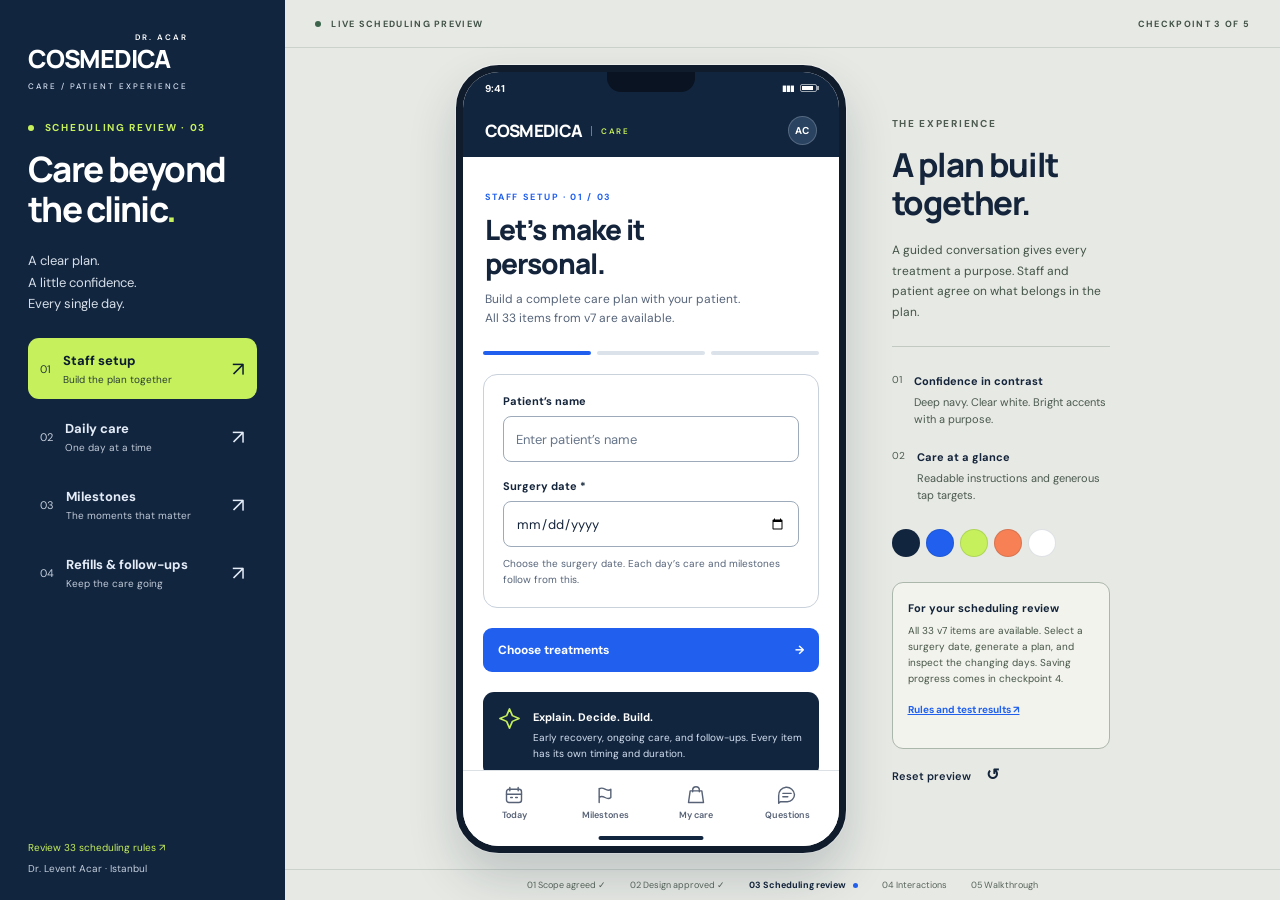
<file: index.html>
<!doctype html>
<html lang="en">
<head>
  <meta charset="UTF-8">
  <meta name="viewport" content="width=device-width, initial-scale=1">
  <meta name="theme-color" content="#12253e">
  <meta name="description" content="A visual prototype of guided aftercare for Cosmedica patients.">
  <title>Cosmedica Care — Scheduling Review</title>
  <link rel="icon" href="data:image/svg+xml,%3Csvg xmlns='http://www.w3.org/2000/svg' viewBox='0 0 40 40'%3E%3Crect width='40' height='40' rx='10' fill='%2312253e'/%3E%3Ctext x='8' y='29' font-size='28' font-family='Arial' font-weight='bold' fill='%23c7f15c'%3EC%3C/text%3E%3C/svg%3E">
  <link rel="stylesheet" href="styles.css">
  <script src="app.js" type="module"></script>
</head>
<body>
  <div class="studio">
    <aside class="presentation-rail">
      <a class="wordmark" href="#daily" aria-label="Cosmedica Care home"><span>DR. ACAR</span>COSMEDICA<span class="wordmark-care">CARE / PATIENT EXPERIENCE</span></a>
      <div class="rail-intro"><p class="eyebrow lime"><span class="live-dot"></span> SCHEDULING REVIEW · 03</p><h1>Care beyond<br>the clinic<span class="lime">.</span></h1><p>A clear plan.<br>A little confidence.<br>Every single day.</p></div>
      <nav class="scene-nav" aria-label="Preview screens">
        <button data-scene="setup"><span class="scene-number">01</span><span>Staff setup<small>Build the plan together</small></span><span class="nav-arrow">↗</span></button>
        <button data-scene="daily" class="active"><span class="scene-number">02</span><span>Daily care<small>One day at a time</small></span><span class="nav-arrow">↗</span></button>
        <button data-scene="milestones"><span class="scene-number">03</span><span>Milestones<small>The moments that matter</small></span><span class="nav-arrow">↗</span></button>
        <button data-scene="products"><span class="scene-number">04</span><span>Refills & follow-ups<small>Keep the care going</small></span><span class="nav-arrow">↗</span></button>
      </nav>
      <div class="rail-footer"><a href="review.html" target="_blank" rel="noopener">Review 33 scheduling rules ↗</a><span>Dr. Levent Acar · Istanbul</span></div>
    </aside>
    <main class="preview-stage">
      <div class="stage-top"><span><span class="small-dot"></span> LIVE SCHEDULING PREVIEW</span><span>CHECKPOINT 3 OF 5</span></div>
      <div class="stage-body">
        <section class="device" aria-label="Phone app preview">
          <div class="device-status"><span>9:41</span><div class="camera"></div><span class="status-icons" aria-label="Full signal and battery">▮▮▮ <span class="battery"></span></span></div>
          <div class="phone-header"><button class="phone-brand" data-go="daily" aria-label="Go to daily care">COSMEDICA<span>CARE</span></button><button class="avatar" data-go="setup" aria-label="Open patient setup">AC</button></div>
          <div id="phone-content" class="phone-content" tabindex="-1"></div>
          <nav class="bottom-nav" aria-label="Patient navigation"></nav>
          <div class="home-indicator"></div>
          <div id="dialog-root"></div>
        </section>
        <aside class="review-panel">
          <p class="eyebrow">THE EXPERIENCE</p><h2 id="review-title">Your day.<br>Made clear.</h2><p id="review-description">The next step is always obvious. Care tasks, progress, and milestones each have their own place.</p>
          <div class="review-divider"></div>
          <div class="design-note"><span class="note-index">01</span><div><strong>Confidence in contrast</strong><p>Deep navy. Clear white. Bright accents with a purpose.</p></div></div>
          <div class="design-note"><span class="note-index">02</span><div><strong>Care at a glance</strong><p>Readable instructions and generous tap targets.</p></div></div>
          <div class="palette" aria-label="Design palette"><span style="background:#12253e" title="Navy"></span><span style="background:#2160ee" title="Blue"></span><span style="background:#c7f15c" title="Lime"></span><span style="background:#f78054" title="Coral"></span><span style="background:#ffffff" title="White"></span></div>
          <div class="checkpoint-note"><strong>For your scheduling review</strong><p>All 33 v7 items are available. Select a surgery date, generate a plan, and inspect the changing days. Saving progress comes in checkpoint 4.</p><a class="review-link" href="review.html" target="_blank" rel="noopener">Rules and test results ↗</a></div>
          <button class="text-button" id="reset-preview">Reset preview <span>↺</span></button>
        </aside>
      </div>
      <footer class="stage-footer"><span>01 Scope agreed ✓</span><span>02 Design approved ✓</span><span class="current">03 Scheduling review <span class="small-dot"></span></span><span>04 Interactions</span><span>05 Walkthrough</span></footer>
    </main>
  </div>
  <div id="toast" role="status" aria-live="polite"></div>
</body>
</html>
</file>
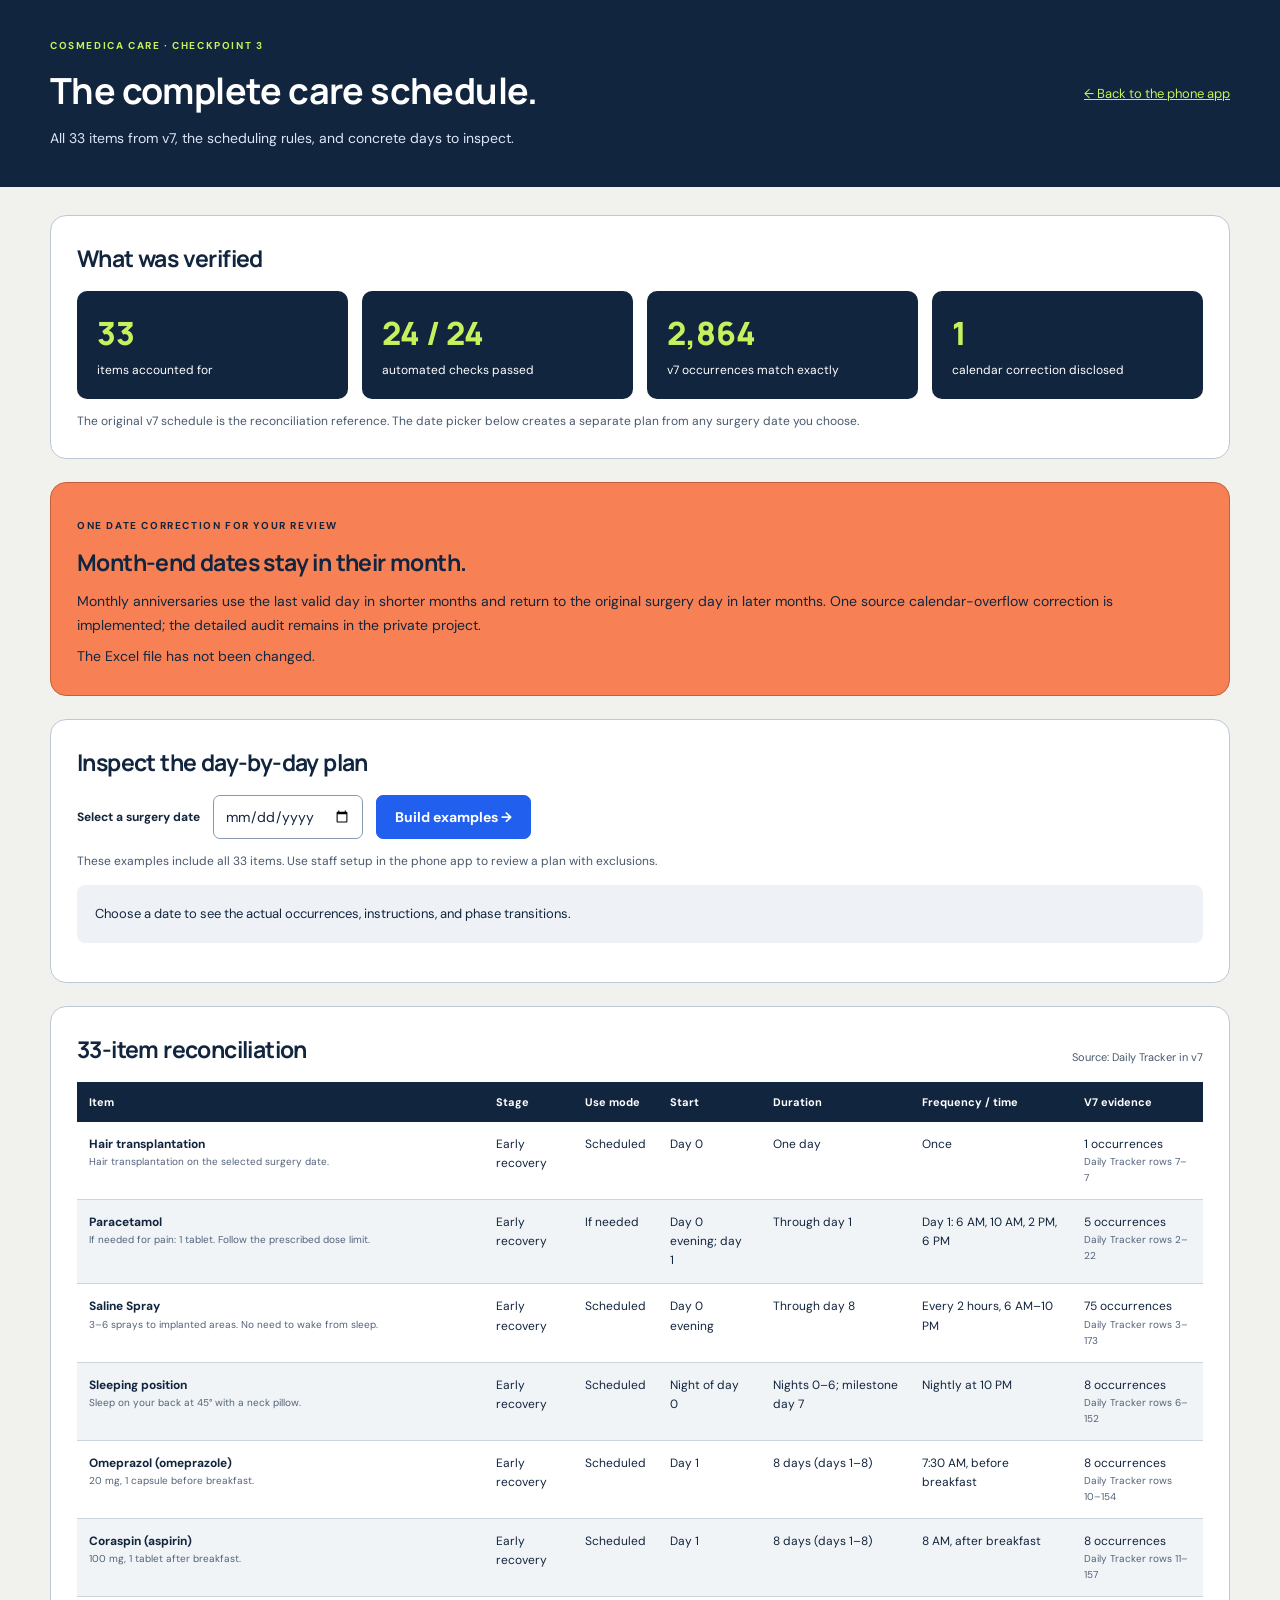
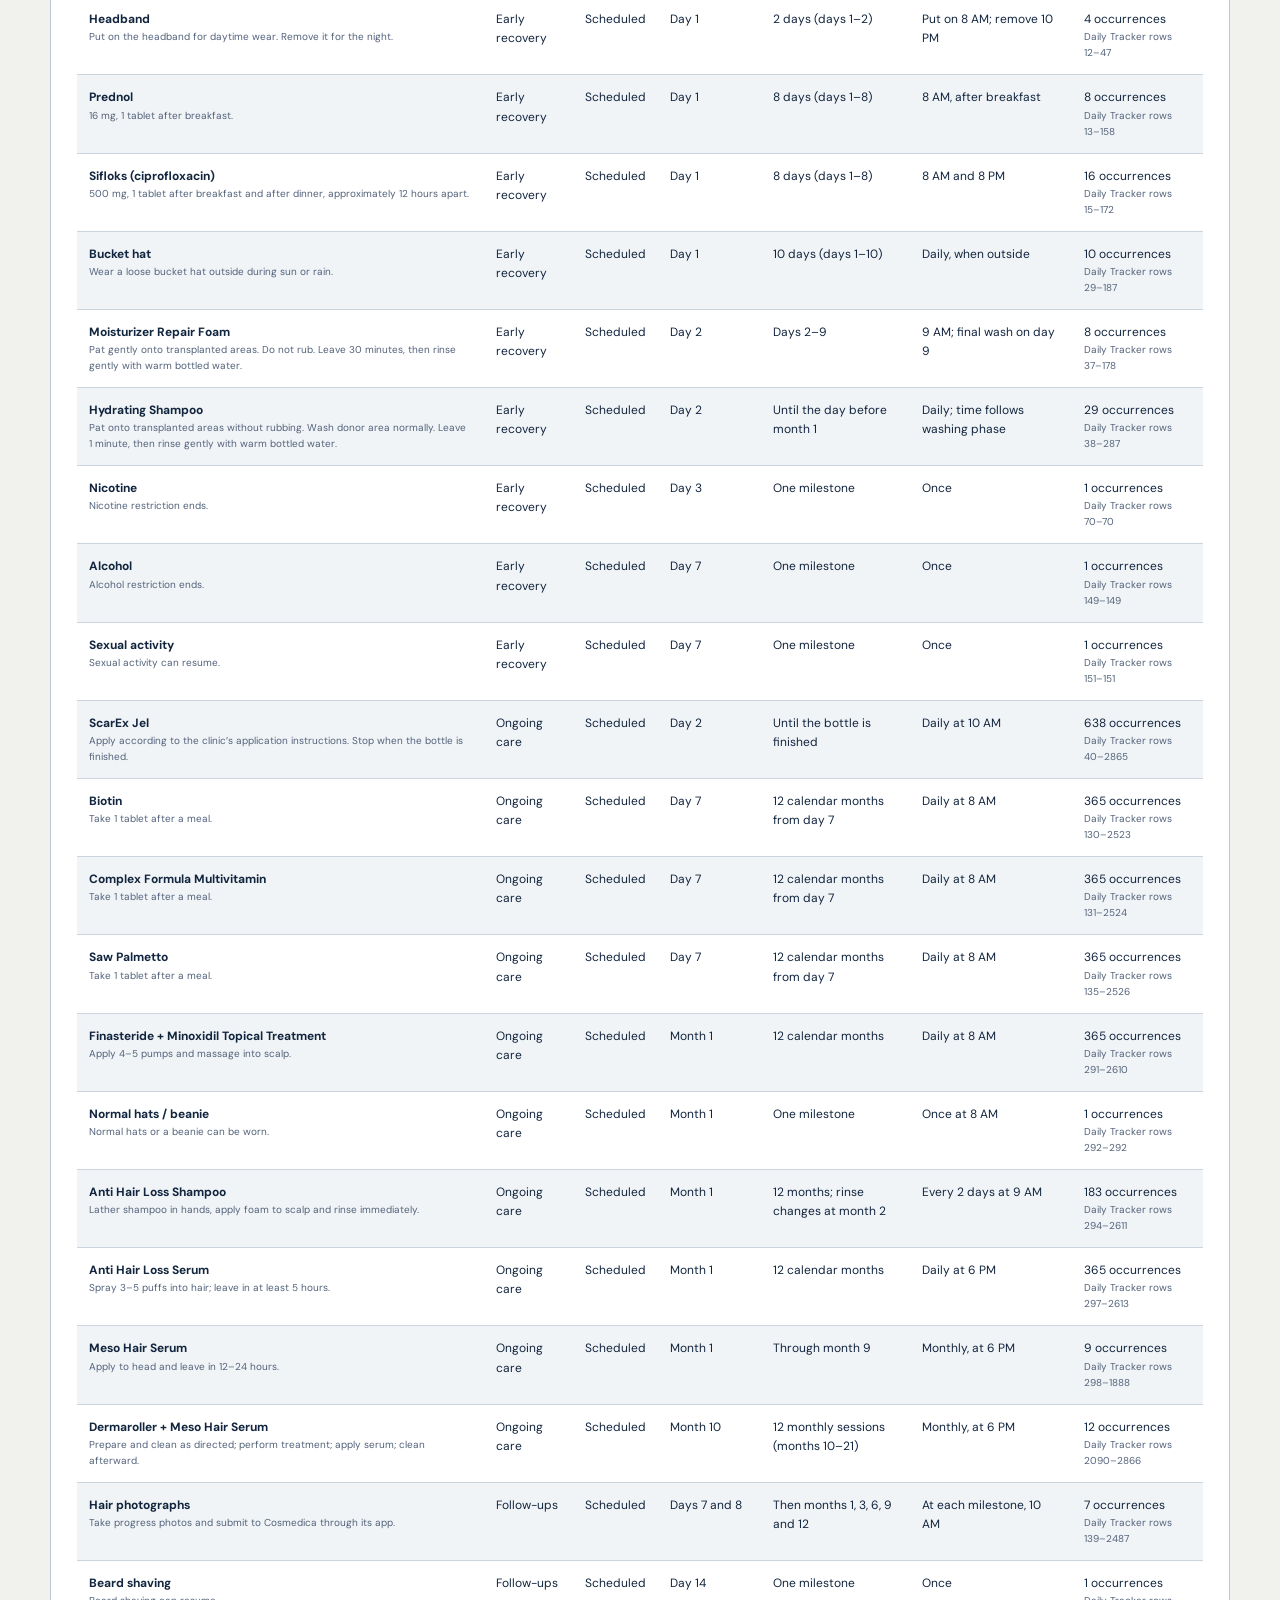
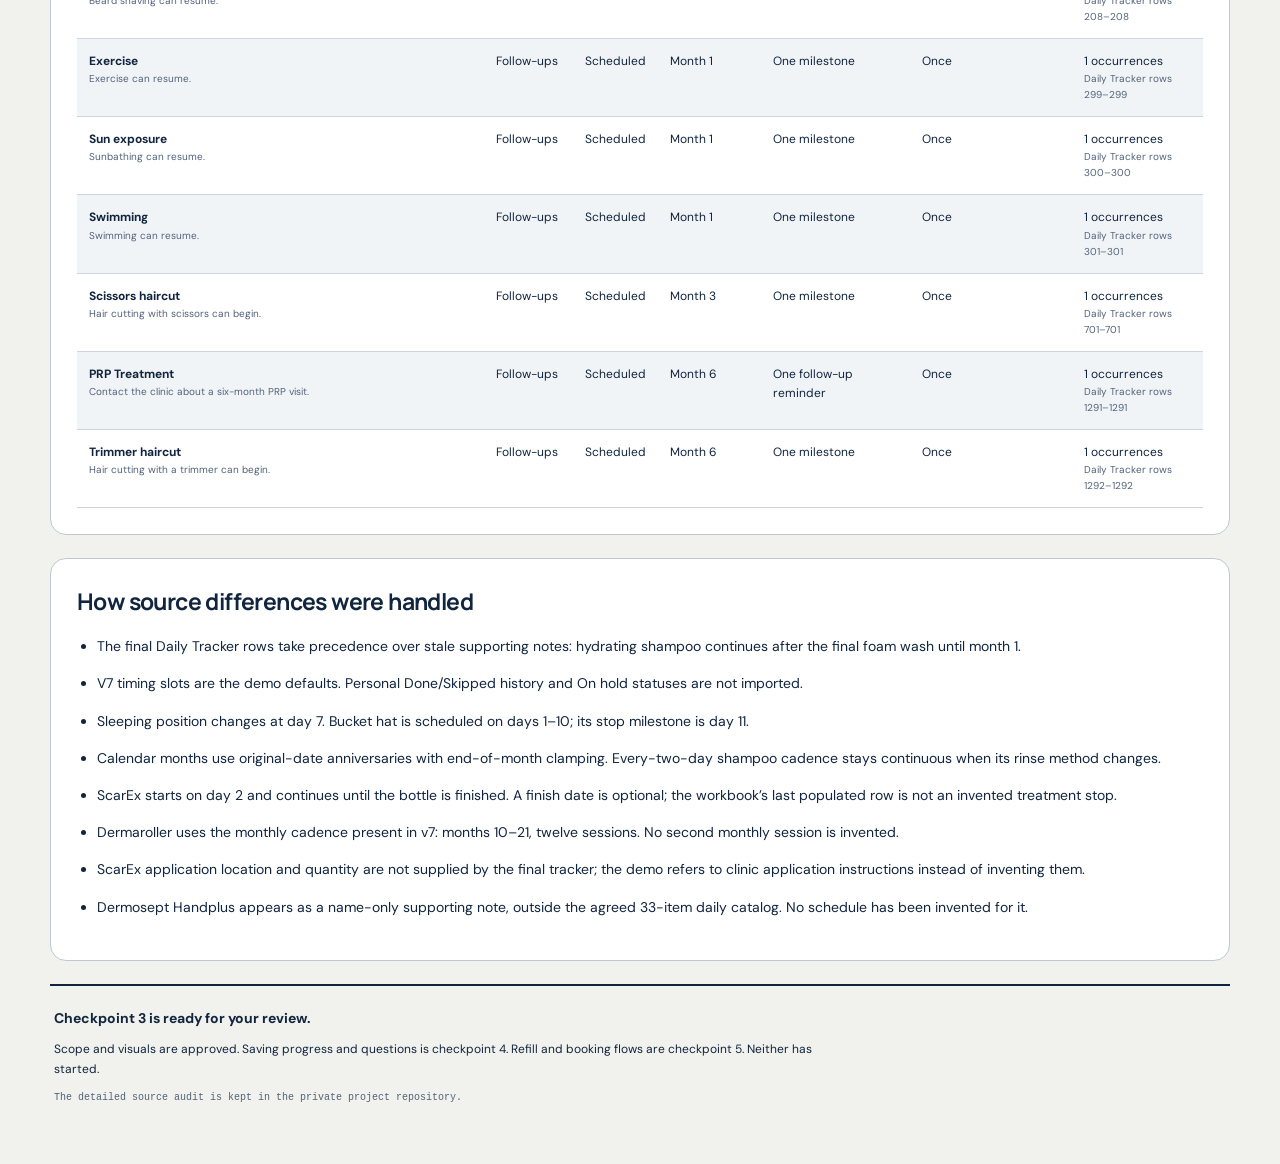
<file: review.html>
<!doctype html>
<html lang="en"><head><meta charset="UTF-8"><meta name="viewport" content="width=device-width, initial-scale=1"><title>Checkpoint 3 — Scheduling Review</title><link rel="stylesheet" href="review.css"><script type="module" src="review.mjs"></script></head>
<body><header><div><p class="eyebrow">COSMEDICA CARE · CHECKPOINT 3</p><h1>The complete care schedule.</h1><p>All 33 items from v7, the scheduling rules, and concrete days to inspect.</p></div><a href="./">← Back to the phone app</a></header>
<main><section class="results"><h2>What was verified</h2><div id="verification-summary" class="metrics" aria-live="polite">Loading verification results…</div><p class="explanation">The original v7 schedule is the reconciliation reference. The date picker below creates a separate plan from any surgery date you choose.</p></section>
<section class="correction"><p class="eyebrow">ONE DATE CORRECTION FOR YOUR REVIEW</p><h2>Month-end dates stay in their month.</h2><p id="correction">Monthly sessions use the last valid day when the original surgery day does not exist in that month.</p><p>The Excel file has not been changed.</p></section>
<section><h2>Inspect the day-by-day plan</h2><form id="review-date-form"><label for="review-date">Select a surgery date</label><input id="review-date" type="date" required><button type="submit">Build examples →</button></form><p class="explanation">These examples include all 33 items. Use staff setup in the phone app to review a plan with exclusions.</p><div id="daily-examples"><p class="empty">Choose a date to see the actual occurrences, instructions, and phase transitions.</p></div></section>
<section><div class="section-title"><h2>33-item reconciliation</h2><span>Source: Daily Tracker in v7</span></div><div class="table-wrap"><table><thead><tr><th>Item</th><th>Stage</th><th>Use mode</th><th>Start</th><th>Duration</th><th>Frequency / time</th><th>V7 evidence</th></tr></thead><tbody id="rule-table"></tbody></table></div></section>
<section><h2>How source differences were handled</h2><ul id="source-decisions"></ul></section>
<footer><strong>Checkpoint 3 is ready for your review.</strong><p>Scope and visuals are approved. Saving progress and questions is checkpoint 4. Refill and booking flows are checkpoint 5. Neither has started.</p><p id="source-hash"></p></footer></main></body></html>
</file>
<file: styles.css>
@import url('https://fonts.googleapis.com/css2?family=DM+Sans:wght@400;500;600;700&family=Manrope:wght@400;500;600;650;700;750;800&display=swap');

:root{--navy:#12253e;--deep:#0b1b30;--blue:#2160ee;--lime:#c7f15c;--coral:#f78054;--ink:#14243b;--muted:#56647a;--line:#dce1e5;--paper:#f5f5f0;--font:'DM Sans',Arial,sans-serif;--display:'Manrope',Arial,sans-serif}
svg{width:20px;height:20px;flex-shrink:0;display:block}
.day-strip button small{font-size:7px;line-height:1;color:inherit}
.optional-badge{display:inline-block;margin-top:5px;padding:3px 6px;border:1px solid #b97816;border-radius:4px;background:#fff1cc;color:#6d4300;font-size:9px;font-weight:700;line-height:1.3}
.daily-milestones{border-radius:12px;background:#fff1eb;margin-bottom:20px;overflow:hidden}.daily-milestones summary{list-style:none;cursor:pointer;margin-bottom:0}.daily-milestones summary::-webkit-details-marker{display:none}.daily-milestones>div{padding:4px 15px 15px}.daily-milestones p{font-size:11px;line-height:1.6}.daily-milestones p small{font-size:10px;color:#48576b}.stage-footer .current{display:inline-block!important}
.routine-fact{grid-column:1/-1}.care-date-controls{display:flex;align-items:center;gap:7px;padding:10px 15px;background:#f0f3f7;border-bottom:1px solid #cbd4df}.care-date-controls label{font-size:9px;font-weight:700;white-space:nowrap}.care-date-controls input{width:130px;min-width:0;flex:1;font-size:11px;padding:7px 5px;border:1px solid #a6b4c6;background:white;border-radius:5px}.care-date-controls button{padding:7px 9px;border-radius:6px;background:var(--navy);color:white}.review-link{display:block;color:var(--blue);font-size:10px;font-weight:700;line-height:1.6;margin:15px 0}.finish-label{display:block;font-size:10px;font-weight:700;margin:0 0 7px}.finish-input{border:1px solid #9daaba;border-radius:7px;padding:9px;width:100%;background:white;font-size:12px;margin-bottom:9px}.optional-heading{margin-top:24px;padding-top:17px;border-top:2px solid #9daaba}.optional-heading h3{font:800 15px var(--display);margin:0 0 6px}.optional-heading p{font-size:10px;line-height:1.5;color:var(--muted)}.task-main small{display:-webkit-box;-webkit-line-clamp:2;-webkit-box-orient:vertical;overflow:hidden}.rail-footer a{color:var(--lime);line-height:1.5;text-decoration:none;font-size:10px;letter-spacing:0}.stage-tabs small{font-size:8px;display:inline-block;margin-top:5px}
*{box-sizing:border-box}body{margin:0;color:var(--ink);background:#e7e9e4;font:14px var(--font)}button,input,textarea{font:inherit}button,a,input,textarea{-webkit-tap-highlight-color:transparent}button{cursor:pointer}button{color:inherit}button:disabled{cursor:not-allowed;opacity:.5}button:focus-visible,a:focus-visible,input:focus-visible,textarea:focus-visible{outline:3px solid var(--blue);outline-offset:3px}button{border:0}a{color:inherit}.studio{min-height:100vh;display:grid;grid-template-columns:285px 1fr}.presentation-rail{padding:32px 28px 25px;background:var(--navy);color:white;display:flex;flex-direction:column;min-height:100vh}.wordmark{text-decoration:none;display:block;width:max-content;font:800 25px var(--display);letter-spacing:-1.2px;line-height:1}.wordmark>span:first-child{display:block;font:600 8px var(--font);letter-spacing:2px;text-align:right;margin-bottom:4px}.wordmark .wordmark-care{display:block;font:500 8px var(--font);letter-spacing:2px;margin-top:10px;color:#d7e2f3}.rail-intro{margin:55px 0 31px}.eyebrow{font-size:10px;font-weight:700;letter-spacing:1.7px;margin:0 0 16px}.lime{color:var(--lime)}.live-dot,.small-dot{display:inline-block;width:6px;height:6px;border-radius:50%;background:var(--lime);margin-right:7px;vertical-align:middle}.rail-intro h1{font:750 38px/1.13 var(--display);letter-spacing:-1.7px;margin:0 0 21px}.rail-intro>p:last-child{font-size:14px;line-height:1.65;color:#d6dfe9;margin:0}.scene-nav{display:grid;gap:7px}.scene-nav button{padding:13px 11px;background:transparent;color:#e4ecf8;display:flex;align-items:center;gap:12px;text-align:left;border:1px solid transparent;border-radius:11px;min-height:65px;transition:background .18s}.scene-nav button:hover{background:#223b59}.scene-nav button.active{background:var(--lime);color:var(--deep)}.scene-number{font-size:11px;opacity:.85}.scene-nav button>span:nth-child(2){font-weight:700;font-size:13px}.scene-nav small{display:block;font-size:10px;font-weight:400;margin-top:4px;color:inherit;opacity:.83}.nav-arrow{margin-left:auto;font-size:20px}.rail-footer{margin-top:auto;padding-top:30px;font-size:9px;color:#d6dfed;letter-spacing:1.2px;display:grid;gap:7px}.rail-footer span:last-child{font-size:10px;letter-spacing:0;color:#c4cfdd}.preview-stage{min-width:0;display:flex;flex-direction:column;min-height:100vh}.stage-top{height:56px;flex-shrink:0;padding:0 30px;display:flex;justify-content:space-between;align-items:center;font-size:9px;font-weight:700;letter-spacing:1.3px;border-bottom:1px solid #cbd1cb;color:#425247}.stage-top .small-dot{background:#3b644b}.stage-body{display:flex;justify-content:center;align-items:center;gap:46px;padding:24px 30px;flex:1}.device{width:390px;height:min(818px,calc(100dvh - 135px));min-height:560px;border:7px solid #101b2b;border-radius:43px;box-shadow:0 24px 48px #112a3d30,0 0 0 1px #ffffff88;overflow:hidden;background:white;display:flex;flex-direction:column;position:relative;flex-shrink:0}.device-status{height:33px;min-height:33px;display:flex;align-items:center;justify-content:space-between;padding:0 22px;background:var(--navy);color:white;font-size:10px;font-weight:700;position:relative}.camera{width:88px;height:20px;position:absolute;background:#0a1321;left:50%;top:0;transform:translateX(-50%);border-radius:0 0 14px 14px}.status-icons{display:flex;gap:6px;align-items:center;font-size:8px}.battery{width:17px;height:8px;border:1px solid #fff9;border-radius:2px;padding:1px;position:relative}.battery:before{content:'';display:block;background:white;width:11px;height:4px}.battery:after{content:'';position:absolute;background:#fff9;width:2px;height:4px;right:-3px;top:1px}.phone-header{height:52px;min-height:52px;background:var(--navy);display:flex;align-items:center;justify-content:space-between;padding:0 22px;color:white}.phone-brand{background:transparent;color:white;font:800 17px var(--display);letter-spacing:-.7px;padding:0;display:flex;align-items:center;gap:9px}.phone-brand span{font:600 8px var(--font);letter-spacing:1.5px;color:var(--lime);border-left:1px solid #ffffff66;padding-left:9px}.avatar{background:#2a4361;color:white;border:1px solid #ffffff33;border-radius:50%;width:29px;height:29px;font-size:10px;font-weight:700}.phone-content{flex:1;min-height:0;overflow:auto;overscroll-behavior:contain;scrollbar-width:thin;scrollbar-color:#bec6ce transparent;background:#fff}.phone-content:focus{outline:none}.bottom-nav{height:61px;min-height:61px;display:flex;justify-content:space-around;align-items:center;border-top:1px solid var(--line);background:white;padding:4px 6px 0}.bottom-nav button{background:transparent;display:grid;justify-items:center;gap:4px;font-size:9px;font-weight:600;color:#576276;min-width:61px;padding:6px;border-radius:10px}.bottom-nav button.active{color:var(--blue);background:#e9efff}.bottom-nav svg{width:20px;height:20px}.home-indicator{height:15px;min-height:15px;background:white;position:relative}.home-indicator:after{content:'';width:105px;height:4px;background:#12253e;border-radius:9px;position:absolute;left:50%;top:5px;transform:translateX(-50%)}.review-panel{width:218px;flex-shrink:0}.review-panel .eyebrow{color:#4d5a50}.review-panel h2{font:750 33px/1.16 var(--display);letter-spacing:-1.2px;margin:0 0 18px}.review-panel>p:not(.eyebrow){font-size:12px;line-height:1.7;color:#435447}.review-divider{height:1px;background:#c1c9c0;margin:24px 0}.design-note{display:flex;gap:12px;margin:0 0 19px}.note-index{font-size:10px;color:#4d5d50;padding-top:2px}.design-note strong{font-size:11px}.design-note p{font-size:11px;line-height:1.55;color:#4a594e;margin:5px 0 0}.palette{display:flex;gap:6px;margin:25px 0}.palette span{width:28px;height:28px;border-radius:50%;border:1px solid #12253e22}.checkpoint-note{padding:15px;border:1px solid #acb7ac;border-radius:11px;background:#f2f3ec}.checkpoint-note strong{font-size:11px}.checkpoint-note p{font-size:10px;line-height:1.6;margin:7px 0 0;color:#465547}.text-button{padding:15px 0;background:transparent;text-align:left;font-size:11px;font-weight:600}.text-button span{margin-left:12px;font-size:16px}.stage-footer{height:31px;min-height:31px;display:flex;gap:24px;justify-content:center;align-items:center;color:#58655b;font-size:9px;border-top:1px solid #cbd1cb}.stage-footer .current{color:var(--ink);font-weight:700}.footer-check{margin-left:4px}.stage-footer .small-dot{width:5px;height:5px;background:var(--blue);margin:0 0 0 5px}.hero{background:var(--navy);color:#fff;padding:16px 22px 21px}.hero .eyebrow{font-size:9px;color:#d6e4f7;margin-bottom:9px;letter-spacing:1.1px}.hero h2{font:750 29px/1.15 var(--display);letter-spacing:-1px;margin:0}.hero p{font-size:12px;line-height:1.6;color:#d9e4f3;margin:8px 0 0}.hero-row{display:flex;align-items:center;justify-content:space-between;gap:15px}.progress-ring{width:65px;height:65px;display:grid;place-content:center;text-align:center;border-radius:50%;background:conic-gradient(var(--lime) 0 25%,#425770 25% 100%);position:relative;flex-shrink:0}.progress-ring:before{content:'';position:absolute;inset:5px;background:var(--navy);border-radius:50%}.progress-ring strong,.progress-ring small{position:relative;z-index:1}.progress-ring strong{font:700 16px var(--display)}.progress-ring small{font-size:8px;margin-top:3px;color:#d6e4f7}.day-strip{background:var(--navy);display:flex;justify-content:space-between;gap:4px;padding:0 17px 18px}.day-strip button{background:transparent;color:#d0dced;display:grid;gap:6px;justify-items:center;border-radius:10px;padding:9px 7px;font-size:9px;min-width:39px}.day-strip button strong{font-size:14px;color:white}.day-strip button.active{background:var(--lime);color:var(--navy)}.day-strip button.active strong{color:var(--navy)}.content-pad{padding:20px 20px 24px}.section-heading{display:flex;justify-content:space-between;align-items:center;margin-bottom:14px;gap:8px}.section-heading h3{font:800 16px var(--display);letter-spacing:-.4px;margin:0}.section-heading>span{font-size:10px;color:var(--muted)}.section-link{padding:0;background:transparent;color:var(--blue);font-size:10px;font-weight:700}.milestone-banner{background:var(--coral);border-radius:12px;padding:15px;display:flex;align-items:center;gap:12px;text-align:left;width:100%;margin-bottom:22px}.milestone-banner .banner-icon{width:36px;height:36px;background:var(--navy);color:#fff;display:grid;place-content:center;border-radius:10px;flex-shrink:0}.milestone-banner small{font-size:8px;font-weight:700;letter-spacing:1px;display:block;margin-bottom:4px}.milestone-banner strong{font-size:12px;font-weight:700}.milestone-banner>span:last-child{margin-left:auto;font-size:21px}.time-label{font-size:9px;font-weight:700;color:#56647a;letter-spacing:1.2px;margin:19px 0 8px;display:flex;align-items:center;gap:7px}.time-label svg{width:12px;height:12px}.task{display:flex;align-items:center;gap:11px;border-bottom:1px solid var(--line);padding:13px 0}.task:first-of-type{padding-top:7px}.task-icon{width:39px;height:44px;border-radius:9px;background:var(--blue);color:white;display:grid;place-content:center;flex-shrink:0}.task-icon.coral{background:var(--coral);color:var(--navy)}.task-icon.lime{background:var(--lime);color:var(--navy)}.task-icon.navy{background:var(--navy)}.task-icon svg{width:21px;height:21px}.task-main{padding:0;background:transparent;text-align:left;flex:1}.task-main strong{display:block;font-size:12px;line-height:1.4}.task-main small{display:block;font-size:10px;color:var(--muted);margin-top:4px;line-height:1.4}.task .complete{width:25px;height:25px;border:1.5px solid #9aa5b4;background:white;border-radius:50%;display:grid;place-content:center;flex-shrink:0}.task.done .complete{background:var(--blue);color:white;border-color:var(--blue)}.task.done .task-main strong{color:#56647a;text-decoration:line-through}.complete svg{width:14px;height:14px}.tip-card{margin-top:20px;padding:15px;background:var(--navy);border-radius:11px;color:white;display:flex;gap:12px}.tip-card strong{font-size:11px}.tip-card p{font-size:10px;line-height:1.6;color:#d4e1f1;margin:5px 0 0}.tip-card>svg{color:var(--lime);width:23px;height:23px;flex-shrink:0}.page-heading{padding:24px 22px 17px}.page-heading .eyebrow{color:var(--blue);font-size:9px;margin-bottom:9px}.page-heading h2{font:800 28px/1.2 var(--display);letter-spacing:-1px;margin:0}.page-heading p{font-size:12px;line-height:1.65;color:var(--muted);margin:9px 0 0}.form-card{border:1px solid #c9d1db;border-radius:14px;padding:19px;margin-bottom:20px}.form-card label{display:block;font-size:11px;font-weight:700;margin-bottom:8px}.form-card input{width:100%;height:46px;border:1px solid #9daaba;border-radius:8px;padding:10px 12px;background:white;color:var(--ink);margin-bottom:17px;font-size:13px;min-width:0}.form-card input:last-child{margin-bottom:0}.form-card input::placeholder{color:#66758a}.date-help{font-size:10px;line-height:1.6;color:var(--muted);margin:-8px 0 16px}.primary{background:var(--blue);color:white;width:100%;padding:14px 15px;border-radius:9px;font-weight:700;font-size:12px;display:flex;align-items:center;justify-content:space-between;gap:8px}.primary:hover{background:#164ed2}.primary.lime-button{background:var(--lime);color:var(--navy)}.secondary{border:1px solid #9aa8b9;border-radius:9px;padding:12px;background:white;font-size:11px;font-weight:700;width:100%}.small-copy{font-size:10px;line-height:1.6;color:var(--muted)}.step-track{display:flex;gap:6px;margin:0 0 19px}.step-track span{height:4px;flex:1;border-radius:4px;background:#dbe2ea}.step-track span.active{background:var(--blue)}.stage-tabs{display:flex;gap:6px;margin-bottom:18px}.stage-tabs button{font-size:9px;font-weight:700;background:#eef0f4;border-radius:8px;padding:10px 8px;flex:1;color:#4c5b70}.stage-tabs button.active{background:var(--navy);color:white}.treatment-card{border:1px solid #b8c4d1;border-radius:13px;overflow:hidden;margin-bottom:15px}.treatment-top{display:flex;gap:15px;align-items:center;padding:17px 15px;background:#f3f5f6}.treatment-top .task-icon{width:48px;height:54px}.treatment-top h3{font:800 16px/1.3 var(--display);letter-spacing:-.5px;margin:0}.treatment-top small{font-size:9px;color:#59677b;display:block;margin-top:5px}.treatment-body{padding:15px}.treatment-body p{font-size:11px;line-height:1.65;margin:0 0 14px;color:#48576b}.facts{display:grid;grid-template-columns:1fr 1fr;gap:12px;padding-bottom:15px;margin-bottom:14px;border-bottom:1px solid var(--line)}.facts small{display:block;font-size:9px;color:var(--muted);margin-bottom:4px}.facts strong{font-size:11px}.decision-row{display:flex;gap:7px}.decision-row button{border:1px solid #9daaba;padding:10px 8px;border-radius:8px;background:white;font-size:10px;font-weight:700;flex:1;display:flex;align-items:center;justify-content:center;gap:5px}.decision-row button.selected{background:var(--navy);color:white;border-color:var(--navy)}.decision-row svg{width:13px;height:13px}.reason-caption{margin-top:10px!important;margin-bottom:0!important;font-size:10px!important;color:#364f72!important}.back-link{background:none;padding:0;font-size:10px;display:flex;align-items:center;gap:5px;color:var(--blue);margin-bottom:15px;font-weight:700}.summary-item{padding:12px 0;display:flex;align-items:center;gap:10px;border-bottom:1px solid var(--line);font-size:11px}.summary-item>span:first-child{background:var(--lime);color:var(--navy);width:23px;height:23px;border-radius:50%;display:grid;place-content:center}.summary-item svg{width:13px;height:13px}.summary-item small{display:block;color:var(--muted);margin-top:4px;font-size:9px}.summary-list{margin-bottom:22px}.milestone-hero{background:var(--coral);padding:21px 22px;color:var(--navy)}.milestone-hero .eyebrow{font-size:9px;margin-bottom:9px}.milestone-hero h2{font:800 28px/1.2 var(--display);margin:0;letter-spacing:-1px}.milestone-hero p{font-size:11px;line-height:1.6;margin-bottom:0}.filter-tabs{display:flex;border:1px solid #a9b5c3;border-radius:9px;padding:3px;margin:0 0 23px}.filter-tabs button{background:white;font-size:10px;font-weight:700;flex:1;padding:9px 5px;border-radius:6px}.filter-tabs button.active{background:var(--navy);color:white}.timeline{position:relative}.timeline:before{content:'';position:absolute;left:15px;top:18px;bottom:35px;width:2px;background:#c9d3df}.timeline-item{position:relative;display:flex;gap:16px;margin-bottom:24px}.timeline-dot{position:relative;z-index:1;border-radius:50%;width:32px;height:32px;background:white;border:2px solid var(--blue);color:var(--blue);display:grid;place-content:center;flex-shrink:0}.timeline-dot svg{width:15px;height:15px}.timeline-item.reached .timeline-dot{background:var(--blue);color:white}.timeline-item.current .timeline-dot{background:var(--coral);color:var(--navy);border-color:var(--coral)}.timeline-item .timeline-content{flex:1;padding:0 0 2px}.timeline-content .eyebrow{font-size:8px;letter-spacing:1px;color:var(--muted);margin:0 0 5px}.timeline-content h3{font-size:13px;margin:0 0 5px}.timeline-content p{font-size:10px;line-height:1.55;color:var(--muted);margin:0}.timeline-content .tag{display:inline-block;margin-top:9px;font-size:8px;padding:5px 7px;border-radius:5px;background:var(--navy);color:white;font-weight:700}.timeline-item.current .tag{background:var(--coral);color:var(--navy)}.product-hero{background:var(--navy);color:white;padding:20px 22px;position:relative;overflow:hidden}.product-hero .eyebrow{font-size:9px;color:var(--lime);margin-bottom:9px}.product-hero h2{font:750 28px/1.2 var(--display);letter-spacing:-1px;margin:0}.product-hero p{font-size:11px;color:#d9e4f3;line-height:1.65;margin:9px 0 0}.refill-card{border:1px solid #b8c4d1;border-radius:13px;overflow:hidden;margin-bottom:23px}.refill-photo{background:#f1f1ef;height:155px;position:relative;overflow:hidden;display:flex;justify-content:center}.refill-photo img{width:175px;height:175px;object-fit:contain;mix-blend-mode:multiply}.photo-badge{position:absolute;top:13px;left:13px;padding:6px 8px;font-size:8px;font-weight:700;color:var(--navy);background:var(--lime);border-radius:5px;letter-spacing:.5px}.refill-body{padding:16px}.refill-body h3{font:800 18px var(--display);letter-spacing:-.5px;margin:0}.refill-body>p{font-size:10px;line-height:1.6;color:var(--muted);margin:7px 0 12px}.stock-row{display:flex;justify-content:space-between;font-size:10px;font-weight:700;margin-bottom:8px}.stock-row>span:last-child{color:#925015}.stock-bar{height:6px;background:#e0e5e9;border-radius:4px;margin-bottom:15px}.stock-bar span{height:100%;width:18%;display:block;border-radius:4px;background:var(--coral)}.refill-body .section-link{display:block;margin:12px auto 0}.followup-card{background:var(--navy);color:white;padding:17px;border-radius:12px}.followup-card .eyebrow{font-size:8px;color:var(--lime);margin-bottom:9px}.followup-card h3{font:700 18px var(--display);letter-spacing:-.4px;margin:0 0 8px}.followup-card p{font-size:10px;line-height:1.65;color:#d7e5f5;margin:0 0 16px}.optional-product{display:flex;gap:13px;border-bottom:1px solid var(--line);padding:13px 0;align-items:center}.optional-product img{width:58px;height:65px;object-fit:contain;background:#f1f1ef;mix-blend-mode:multiply;border-radius:7px}.optional-product strong{font-size:11px;display:block}.optional-product small{font-size:9px;color:var(--muted);display:block;line-height:1.5;margin:5px 0}.optional-product button{font-size:10px;color:var(--blue);padding:0;background:transparent;font-weight:700}.question-card{border:1px solid #b7c2d1;border-radius:12px;margin-bottom:14px;padding:17px}.question-card .tag{background:#ffe0a4;border-radius:5px;font-size:8px;padding:5px 7px;font-weight:700;display:inline-block;margin-bottom:12px}.question-card h3{font-size:13px;line-height:1.5;margin:0 0 10px}.question-card small{font-size:9px;color:var(--muted);line-height:1.6}.dialog-backdrop{position:fixed;inset:0;background:#0713249c;z-index:20;display:flex;align-items:center;justify-content:center;padding:20px;backdrop-filter:blur(4px)}.dialog{background:white;width:360px;max-height:85dvh;overflow:auto;border-radius:20px;padding:26px;box-shadow:0 25px 90px #0005;position:relative}.dialog .eyebrow{font-size:9px;color:var(--blue);margin-bottom:11px}.dialog h2{font:800 23px/1.25 var(--display);letter-spacing:-.7px;margin:0 25px 15px 0}.dialog p{font-size:12px;line-height:1.65;color:var(--muted)}.dialog-close{position:absolute;right:17px;top:15px;width:28px;height:28px;border-radius:50%;background:#e9edf2;font-size:19px}.dialog .option{display:block;width:100%;padding:15px;text-align:left;border:1px solid #9daaba;border-radius:10px;background:#fff;margin-top:11px}.dialog .option strong{font-size:12px;display:block}.dialog .option small{font-size:10px;display:block;line-height:1.6;color:var(--muted);margin-top:5px}.dialog textarea{width:100%;min-height:110px;border:1px solid #9daaba;border-radius:9px;padding:12px;margin:10px 0 15px;font-size:12px;resize:vertical}.dialog label{font-size:11px;font-weight:700}.detail-steps{counter-reset:steps;margin:17px 0;padding:0;list-style:none}.detail-steps li{counter-increment:steps;font-size:12px;line-height:1.6;padding:0 0 15px 33px;position:relative}.detail-steps li:before{content:counter(steps);position:absolute;left:0;top:0;background:var(--navy);color:white;width:22px;height:22px;border-radius:50%;font-size:10px;display:grid;place-content:center}#toast{position:fixed;bottom:28px;left:50%;transform:translate(-50%,20px);z-index:30;background:var(--navy);color:white;padding:13px 20px;border-radius:10px;font-size:12px;box-shadow:0 8px 30px #0003;opacity:0;pointer-events:none;transition:opacity .2s,transform .2s;max-width:90vw}#toast.visible{opacity:1;transform:translate(-50%,0)}.screen-enter{animation:enter .18s ease-out}@keyframes enter{from{opacity:.5;transform:translateY(5px)}to{opacity:1;transform:translateY(0)}}
@media(min-width:1500px){.studio{grid-template-columns:320px 1fr}.presentation-rail{padding:40px}.stage-body{gap:80px}.review-panel{width:255px}.rail-intro{margin-top:75px}.rail-intro h1{font-size:43px}.review-panel h2{font-size:39px}.review-panel>p:not(.eyebrow){font-size:14px}.design-note strong{font-size:13px}.design-note p{font-size:12px}.checkpoint-note p{font-size:11px}}
@media(max-width:1100px){.studio{grid-template-columns:245px 1fr}.presentation-rail{padding:28px 22px}.rail-intro h1{font-size:32px}.stage-body{gap:28px;padding:20px}.review-panel{width:175px}.review-panel h2{font-size:28px}.stage-top{padding:0 20px}.device{width:370px}.stage-footer{gap:15px;font-size:8px}}
@media(max-width:940px){.review-panel{display:none}.stage-body{padding:20px}.stage-top>span:last-child{display:none}.stage-footer span:nth-last-child(-n+3){display:none}.studio{grid-template-columns:230px 1fr}.device{width:390px}}
@media(max-width:680px){.studio{display:flex;flex-direction:column}.presentation-rail{min-height:0;padding:18px 16px 12px}.wordmark{font-size:20px}.wordmark>span:first-child,.wordmark .wordmark-care,.rail-intro,.rail-footer{display:none}.scene-nav{display:flex;gap:4px;margin-top:16px;overflow:auto}.scene-nav button{min-height:0;flex:1;padding:10px 8px;gap:6px;border-radius:7px;justify-content:center;white-space:nowrap}.scene-nav button>span:nth-child(2){font-size:10px}.scene-nav small,.nav-arrow{display:none}.scene-number{font-size:9px}.preview-stage{min-height:0}.stage-top{height:34px;min-height:34px;font-size:8px;padding:0 16px}.stage-body{padding:18px 12px}.device{width:390px;max-width:100%;height:760px;min-height:560px;border-width:5px;border-radius:35px}.stage-footer{padding:0 12px;min-height:36px}.review-panel{display:none}}
@media(min-width:681px){.presentation-rail{height:100dvh;min-height:660px}.rail-intro{margin:30px 0 24px}.rail-intro h1{font-size:35px}.rail-intro>p:last-child{font-size:13px}.scene-nav button{min-height:61px;padding:11px}.rail-footer{padding-top:20px}.stage-body{padding-top:12px;padding-bottom:12px}.device{height:min(818px,calc(100dvh - 112px))}.stage-top{height:48px;min-height:48px}.hero{padding-top:10px;padding-bottom:13px}.hero h2{font-size:25px}.hero p{font-size:11px;margin-top:6px}.hero .eyebrow{margin-bottom:6px}.progress-ring{width:55px;height:55px}.progress-ring strong{font-size:14px}.progress-ring small{font-size:7px}.day-strip{padding-bottom:13px}.day-strip button{padding-top:7px;padding-bottom:7px}.milestone-banner{margin-bottom:19px}.phone-content .hero-row{gap:8px}}
.device .dialog-backdrop{position:absolute;padding:12px;align-items:flex-end;backdrop-filter:blur(2px)}.device .dialog{width:100%;max-height:calc(100% - 25px);padding:23px 20px;border-radius:20px 20px 25px 25px}.device .dialog h2{font-size:23px}.device .dialog .option{padding:13px}.device .dialog .option small{font-size:10px}
@media(prefers-reduced-motion:reduce){*{animation:none!important;transition:none!important}}
</file>
<file: review.css>
@import url('https://fonts.googleapis.com/css2?family=DM+Sans:wght@400;500;600;700&family=Manrope:wght@600;700;800&display=swap');
:root{font:14px 'DM Sans',Arial,sans-serif;color:#12253e;background:#f1f2ed}*{box-sizing:border-box}body{margin:0}header{background:#12253e;color:white;padding:38px max(25px,calc((100vw - 1180px)/2));display:flex;align-items:center;justify-content:space-between;gap:25px}h1,h2,h3{font-family:'Manrope',Arial,sans-serif;letter-spacing:-.6px}h1{font-size:36px;margin:0 0 12px}h2{font-size:23px;margin:0 0 17px}header p{color:#dce6f6;line-height:1.6;margin:0}.eyebrow{font-size:10px!important;font-weight:700;letter-spacing:1.6px;margin-bottom:12px!important}header .eyebrow{color:#c7f15c}header a{color:#c7f15c;font-size:13px;white-space:nowrap}main{max-width:1230px;margin:auto;padding:28px 25px}section{background:white;border:1px solid #bec8d3;border-radius:16px;padding:26px;margin-bottom:23px}.metrics{display:grid;grid-template-columns:repeat(4,1fr);gap:14px}.metric{padding:20px;border-radius:10px;background:#12253e;color:white}.metric strong{display:block;font:800 32px 'Manrope',Arial,sans-serif;color:#c7f15c}.metric span{font-size:12px;display:block;margin-top:6px;line-height:1.5}.explanation,p{line-height:1.7}.explanation{font-size:12px;color:#48586e;margin-bottom:0}.correction{background:#f78054;border-color:#c2603c}.correction p{margin:8px 0 0}.correction h2{margin:0 0 12px}form{display:flex;align-items:center;gap:13px;flex-wrap:wrap}label{font-weight:700;font-size:12px}input,button{font:inherit;border-radius:7px;padding:11px;border:1px solid #8799af;background:white;color:#12253e}button{cursor:pointer;background:#2160ee;border-color:#2160ee;color:white;font-weight:700;padding:12px 18px}button:focus-visible,a:focus-visible,input:focus-visible,summary:focus-visible{outline:3px solid #2160ee;outline-offset:3px}.section-title{display:flex;align-items:center;justify-content:space-between;gap:20px}.section-title span{font-size:11px;color:#48586e}.table-wrap{overflow:auto}table{border-collapse:collapse;width:100%;font-size:12px}th{text-align:left;background:#12253e;color:white;font-size:11px;padding:13px 12px;white-space:nowrap}td{vertical-align:top;padding:13px 12px;border-bottom:1px solid #ccd5df;line-height:1.6}td:first-child{min-width:200px;font-weight:700}td small{display:block;font-size:10px;color:#52627a;font-weight:400}tr:nth-child(even){background:#f1f4f7}#source-decisions{padding-left:20px;line-height:1.8}#source-decisions li{margin-bottom:12px}.empty{padding:18px;background:#eef2f7;border-radius:8px;font-size:13px}.examples{margin-top:22px}details{border:1px solid #bbc6d4;border-radius:10px;margin-bottom:11px;background:#fff;overflow:hidden}summary{cursor:pointer;padding:16px;background:#12253e;color:white;font-weight:700;font-size:13px;line-height:1.6}summary small{color:#c7f15c;display:block;margin-left:16px;font-weight:400;font-size:11px}.event-row{display:grid;grid-template-columns:85px 220px 1fr;gap:13px;padding:13px 17px;border-top:1px solid #d6dce5;align-items:start;font-size:12px;line-height:1.6}.event-row time{font-weight:700;color:#2160ee}.event-row strong small{display:block;font-size:9px;font-weight:400;color:#52627a}.example-empty{padding:17px;font-size:12px}.phase-note{background:#c7f15c;padding:12px 17px;font-size:12px;font-weight:600}footer{border-top:2px solid #12253e;padding:23px 4px}footer p{font-size:12px;max-width:800px}#source-hash{font:10px monospace;word-break:break-all;color:#516278}@media(max-width:750px){header{display:block;padding:25px}header a{display:inline-block;margin-top:20px}h1{font-size:29px}.metrics{grid-template-columns:1fr 1fr}section{padding:19px}main{padding:18px 12px}.event-row{grid-template-columns:70px 1fr}.event-row>span{grid-column:2}.section-title{display:block}.section-title span{display:block;margin-bottom:15px}}
</file>
